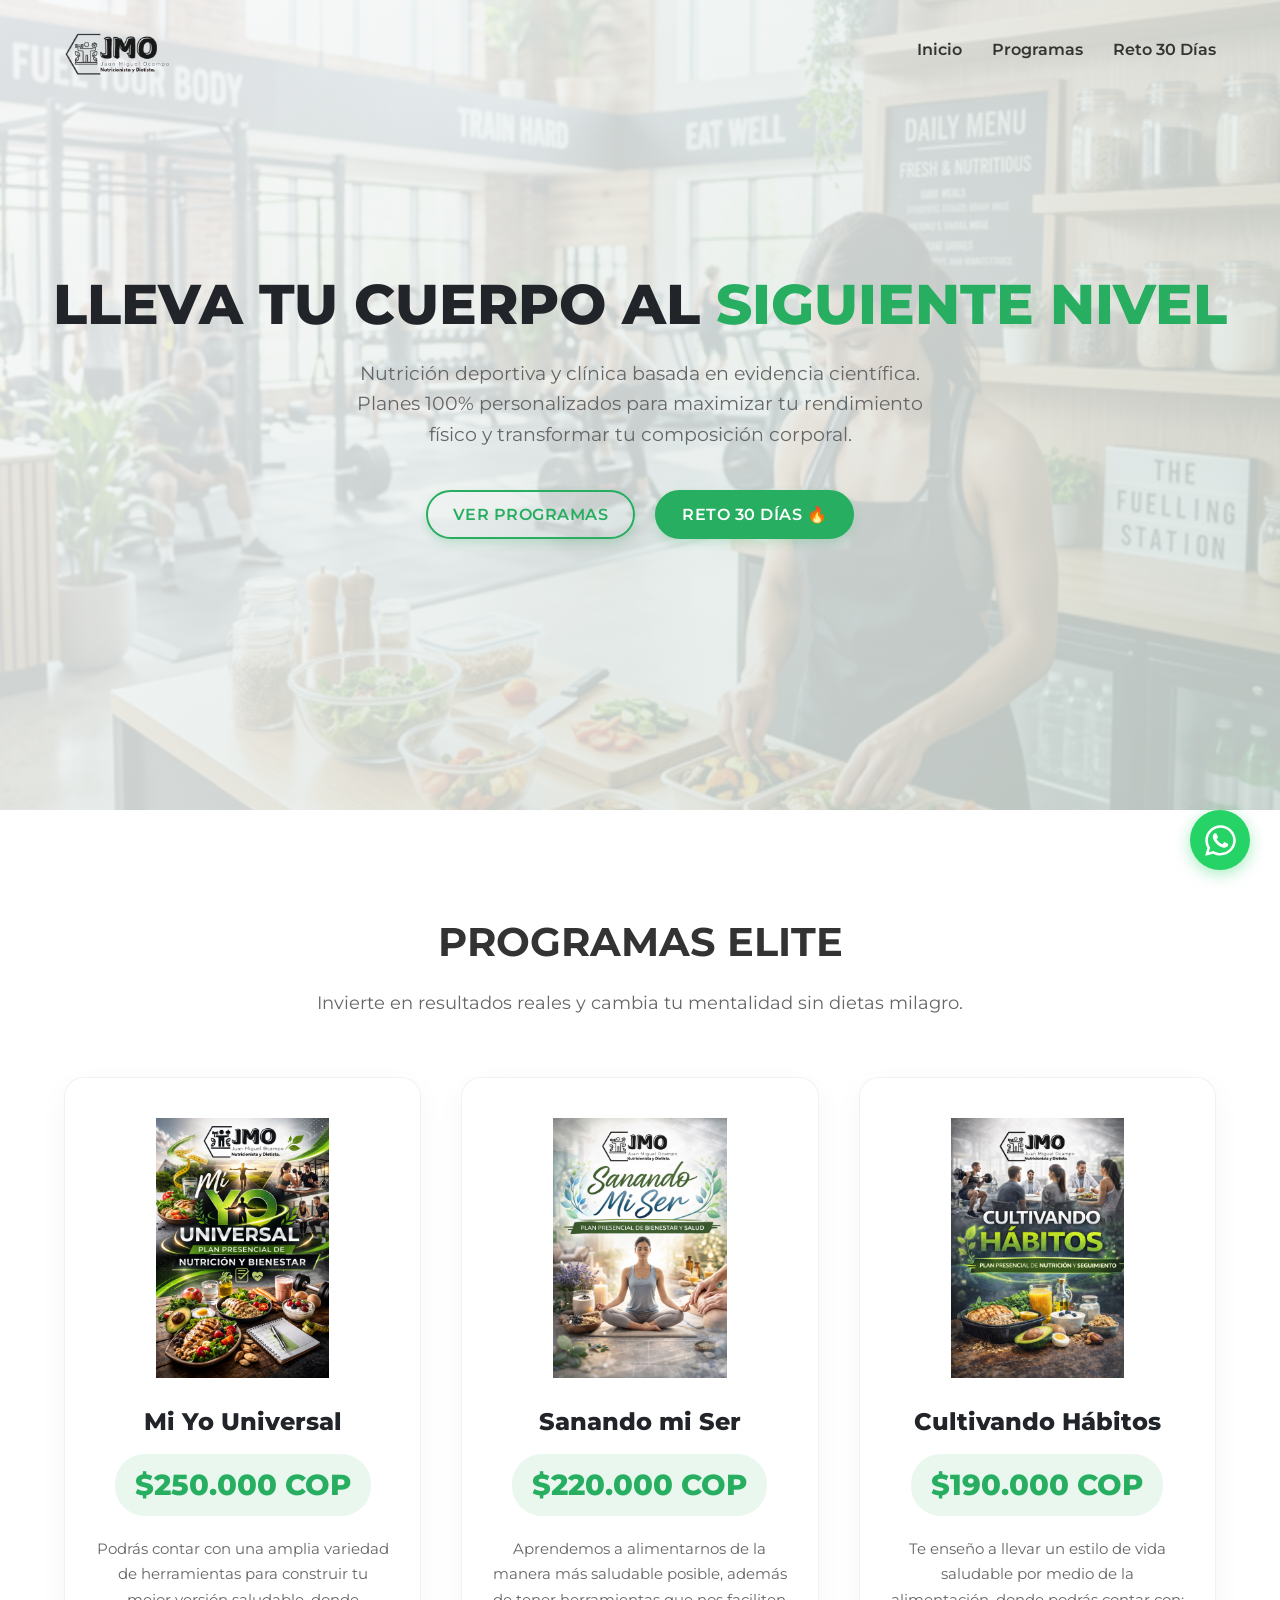
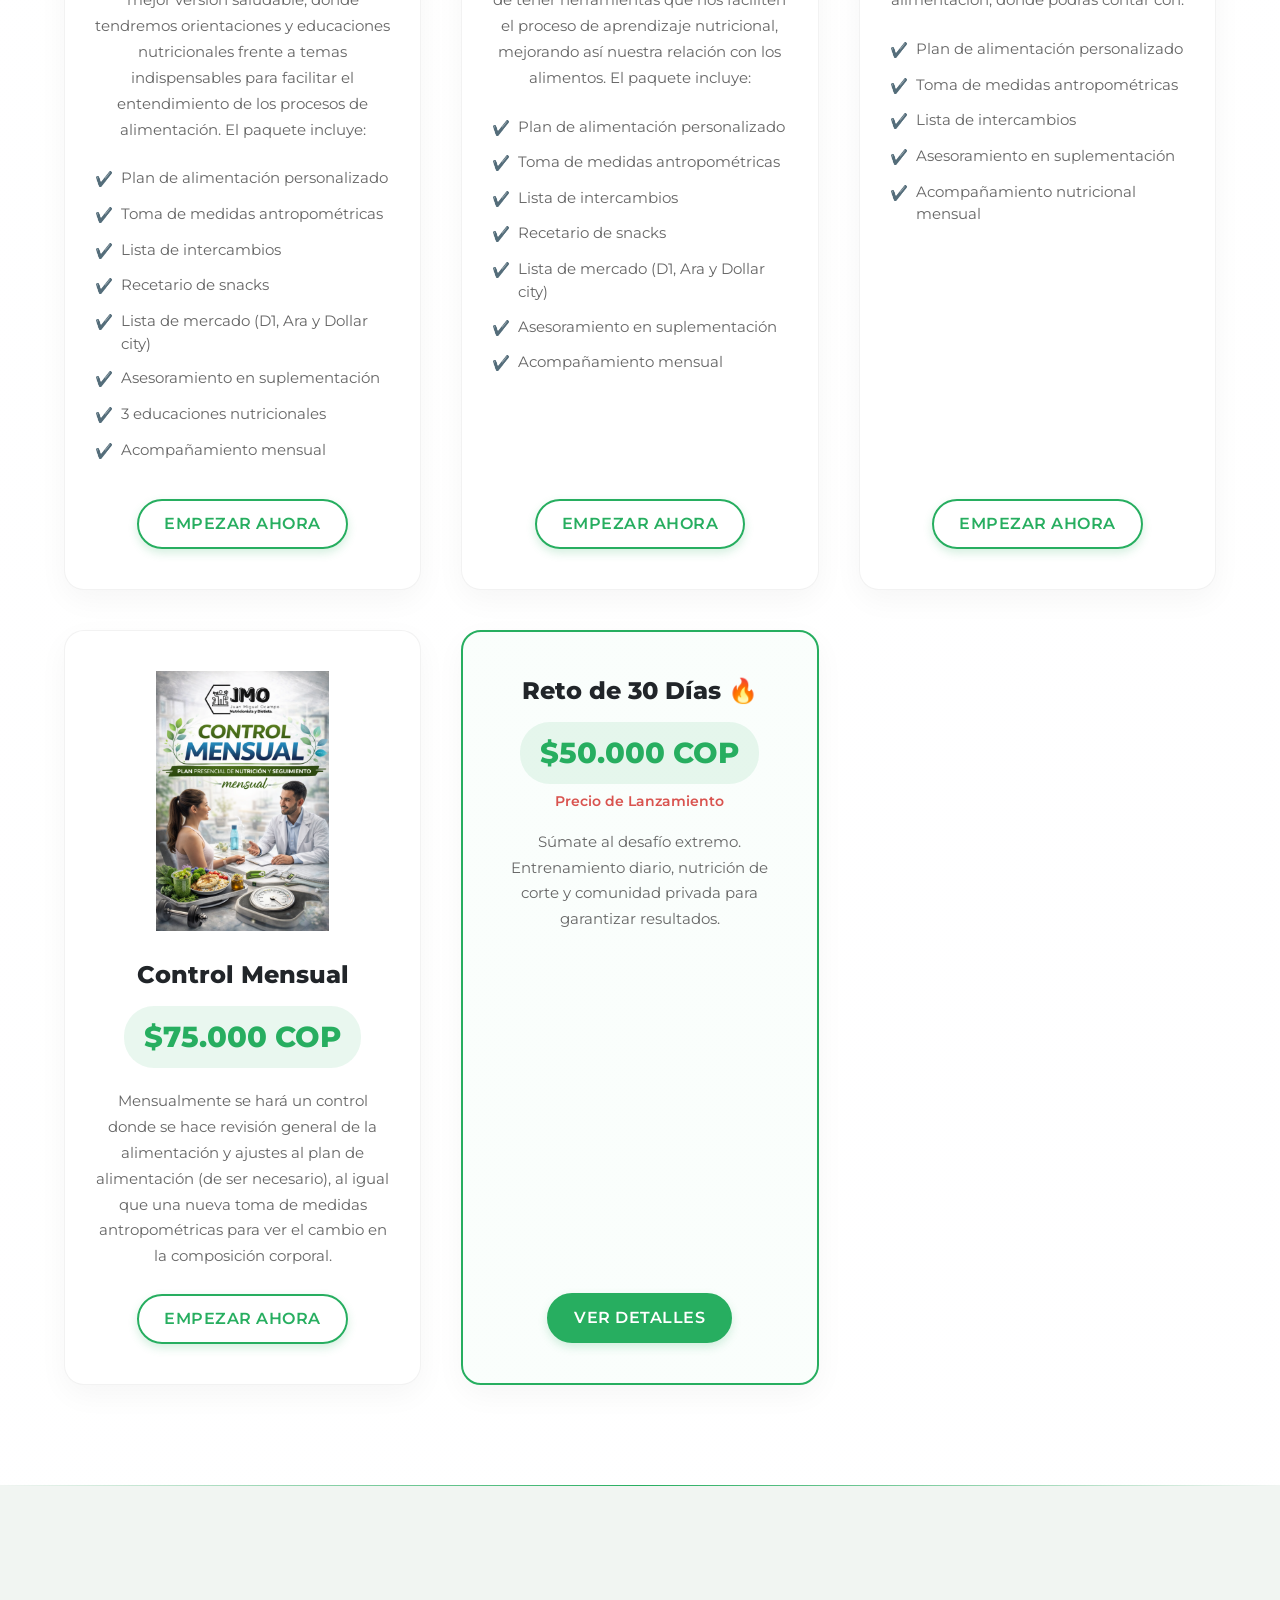
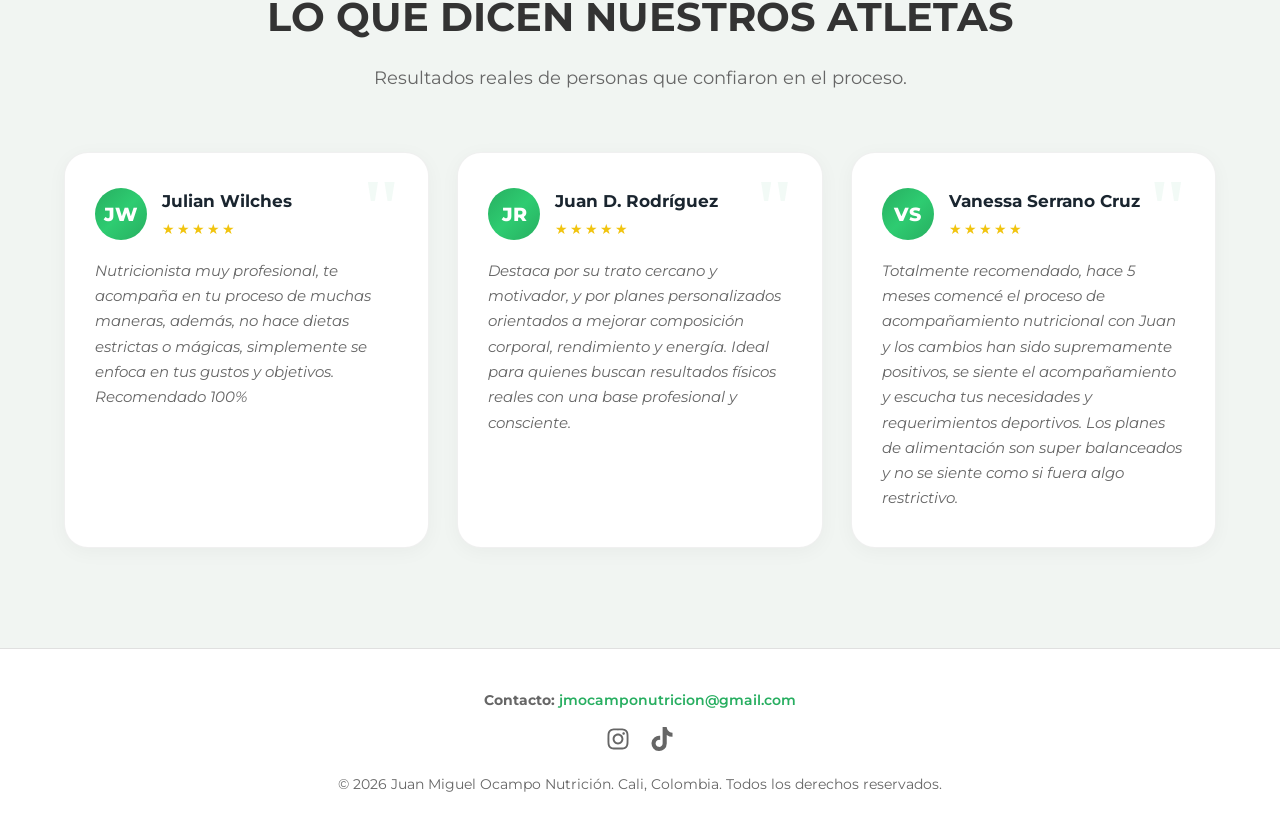
<file: index.html>
<!DOCTYPE html>
<html lang="es">

<head>
    <meta charset="UTF-8">
    <meta name="viewport" content="width=device-width, initial-scale=1.0">
    <title>Juan Miguel Ocampo | Nutricionista Deportivo y Clínico</title>
    <meta name="description"
        content="Juan Miguel Ocampo, Nutricionista Deportivo y Clínico. Transformación corporal, planes nutricionales personalizados, y asesoramiento en suplementación.">
    <meta name="keywords"
        content="Juan Miguel Ocampo, nutricionista deportivo, nutrición clínica, planes nutricionales, pérdida de peso, rendimiento deportivo, Cali, Colombia">
    <meta name="author" content="Juan Miguel Ocampo">
    <link rel="icon" type="image/png" href="logo_jmo-sin_fondo.png">
    <link rel="preconnect" href="https://fonts.googleapis.com">
    <link rel="preconnect" href="https://fonts.gstatic.com" crossorigin>
    <link href="https://fonts.googleapis.com/css2?family=Montserrat:wght@400;600;800&display=swap" rel="stylesheet">
    <style>
        :root {
            --primary: #27ae60;
            --primary-hover: #219653;
            --dark-bg: #f8f9fa;
            --darker-bg: #ffffff;
            --text-main: #333333;
            --text-muted: #666666;
            --accent: rgba(39, 174, 96, 0.1);
            --border-color: #e0e0e0;
            /* Testimonials specific variables */
            --primary-light: rgba(39, 174, 96, 0.08);
            --text-bright: #1a252f;
            --accent-gold: #f1c40f;
            --gradient-primary: linear-gradient(135deg, #27ae60, #2ecc71, #27ae60);
            --section-alt: #f1f5f2;
            --card-bg: #ffffff;
            --card-border: rgba(0, 0, 0, 0.06);
        }

        * {
            margin: 0;
            padding: 0;
            box-sizing: border-box;
            font-family: 'Montserrat', sans-serif;
        }

        html,
        body {
            overflow-x: hidden;
            width: 100%;
        }

        body {
            background-color: var(--dark-bg);
            color: var(--text-main);
            line-height: 1.6;
        }

        a {
            text-decoration: none;
            color: inherit;
        }

        /* Nav */
        nav {
            display: flex;
            justify-content: space-between;
            align-items: center;
            padding: 10px 5%;
            background-color: transparent;
            position: fixed;
            width: 100%;
            top: 0;
            z-index: 1000;
            border-bottom: 1px solid transparent;
            transition: all 0.3s ease;
        }

        nav.scrolled {
            background-color: rgba(255, 255, 255, 0.95);
            backdrop-filter: blur(10px);
            border-bottom: 1px solid var(--border-color);
            box-shadow: 0 4px 20px rgba(0, 0, 0, 0.05);
            padding: 5px 5%;
        }

        .logo {
            display: flex;
            align-items: center;
        }

        .logo img {
            height: 80px;
            width: auto;
            max-width: 300px;
            object-fit: contain;
        }

        .nav-links {
            display: flex;
            gap: 30px;
            list-style: none;
        }

        .nav-links li a {
            font-weight: 600;
            transition: color 0.3s;
        }

        .nav-links li a:hover {
            color: var(--primary);
        }

        .btn {
            background: var(--primary);
            color: #ffffff;
            padding: 10px 25px;
            border-radius: 30px;
            font-weight: 600;
            text-transform: uppercase;
            letter-spacing: 0.5px;
            transition: all 0.3s;
            display: inline-block;
            box-shadow: 0 4px 10px rgba(39, 174, 96, 0.2);
            border: 2px solid var(--primary);
        }

        .btn:hover {
            transform: translateY(-2px);
            background: var(--primary-hover);
            border-color: var(--primary-hover);
            box-shadow: 0 6px 15px rgba(39, 174, 96, 0.3);
        }

        .btn-outline {
            background: transparent;
            color: var(--primary);
        }

        .btn-outline:hover {
            background: var(--primary);
            color: #ffffff;
        }

        /* Hero */
        .hero {
            height: 90vh;
            display: flex;
            align-items: center;
            justify-content: center;
            text-align: center;
            padding: 0 20px;
            position: relative;
            overflow: hidden;
        }

        .hero-video {
            position: absolute;
            top: 50%;
            left: 50%;
            min-width: 100%;
            min-height: 100%;
            width: auto;
            height: auto;
            transform: translate(-50%, -50%);
            object-fit: cover;
            z-index: 0;
        }

        .hero-overlay {
            position: absolute;
            inset: 0;
            background: linear-gradient(135deg, rgba(248, 249, 250, 0.88) 0%, rgba(220, 230, 225, 0.85) 100%);
            z-index: 1;
        }

        .hero h1 {
            font-size: 3.5rem;
            line-height: 1.2;
            margin-bottom: 20px;
            font-weight: 800;
            color: #212529;
            text-transform: uppercase;
        }

        .hero h1 span {
            color: var(--primary);
        }

        .hero p {
            font-size: 1.2rem;
            color: var(--text-muted);
            margin-bottom: 40px;
            max-width: 600px;
            margin-left: auto;
            margin-right: auto;
        }

        .hero-btn-group {
            display: flex;
            gap: 20px;
            justify-content: center;
        }

        /* Services Grid */
        .services-section {
            padding: 100px 5%;
            background: linear-gradient(to bottom, rgba(255, 255, 255, 0.98) 0%, rgba(255, 255, 255, 0.98) 100%);
            text-align: center;
        }

        .section-title {
            font-size: 2.5rem;
            margin-bottom: 15px;
            text-transform: uppercase;
        }

        .section-subtitle {
            color: var(--text-muted);
            margin-bottom: 60px;
            font-size: 1.1rem;
        }

        .services-grid {
            display: grid;
            grid-template-columns: repeat(auto-fit, minmax(300px, 1fr));
            gap: 40px;
            max-width: 1200px;
            margin: 0 auto;
        }

        .card {
            background: #ffffff;
            border: 1px solid rgba(0, 0, 0, 0.05);
            padding: 40px 30px;
            border-radius: 20px;
            transition: all 0.4s cubic-bezier(0.165, 0.84, 0.44, 1);
            text-align: center;
            box-shadow: 0 10px 30px rgba(0, 0, 0, 0.04);
            position: relative;
            overflow: hidden;
            display: flex;
            flex-direction: column;
            align-items: center;
        }

        .card::before {
            content: '';
            position: absolute;
            top: 0;
            left: 0;
            width: 100%;
            height: 5px;
            background: linear-gradient(90deg, var(--primary), #2ecc71);
            opacity: 0;
            transition: opacity 0.4s ease;
        }

        .card:hover {
            transform: translateY(-10px);
            box-shadow: 0 20px 40px rgba(39, 174, 96, 0.12);
            border-color: transparent;
        }

        .card:hover::before {
            opacity: 1;
        }

        .card h3 {
            font-size: 1.5rem;
            font-weight: 800;
            color: #212529;
            margin-bottom: 12px;
        }

        .card p {
            color: var(--text-muted);
            font-size: 0.95rem;
            line-height: 1.7;
            margin-bottom: 25px;
        }

        .program-img {
            width: 100%;
            height: 260px;
            object-fit: contain;
            margin-bottom: 25px;
            transition: transform 0.5s ease;
        }

        .card:hover .program-img {
            transform: scale(1.05);
        }

        .price {
            font-size: 1.8rem;
            font-weight: 800;
            margin-bottom: 20px;
            color: var(--primary);
            background: rgba(39, 174, 96, 0.1);
            padding: 8px 20px;
            border-radius: 30px;
            display: inline-block;
        }

        .card ul {
            list-style: none;
            padding: 0;
            text-align: left;
            margin-bottom: 25px;
            width: 100%;
        }

        .card ul li {
            color: var(--text-muted);
            font-size: 0.95rem;
            line-height: 1.5;
            margin-bottom: 12px;
            display: flex;
            align-items: flex-start;
            text-align: left;
        }

        .card ul li::before {
            content: '✔️';
            margin-right: 8px;
            font-size: 0.9rem;
            flex-shrink: 0;
            margin-top: 2px;
        }

        .card .btn,
        .card .btn-outline {
            margin-top: auto;
        }

        .whatsapp-float {
            position: fixed;
            width: 60px;
            height: 60px;
            bottom: 30px;
            right: 30px;
            background-color: #25d366;
            color: #FFF;
            border-radius: 50px;
            display: flex;
            align-items: center;
            justify-content: center;
            box-shadow: 0 4px 15px rgba(37, 211, 102, 0.4);
            z-index: 1000;
            transition: all 0.3s ease;
        }

        .whatsapp-float:hover {
            transform: scale(1.1) translateY(-5px);
            box-shadow: 0 8px 25px rgba(37, 211, 102, 0.6);
            color: #FFF;
        }

        .whatsapp-icon {
            width: 35px;
            height: 35px;
            fill: currentColor;
        }

        /* Footer */
        footer {
            padding: 40px 5%;
            text-align: center;
            border-top: 1px solid var(--border-color);
            background: #ffffff;
            color: var(--text-muted);
            font-size: 0.9rem;
        }

        .social-links {
            margin-top: 15px;
            display: flex;
            justify-content: center;
            gap: 20px;
        }

        .social-links a {
            color: var(--text-muted);
            transition: color 0.3s, transform 0.3s;
        }

        .social-links a:hover {
            color: var(--primary);
            transform: translateY(-2px);
        }

        .footer-info {
            margin-bottom: 5px;
        }

        .footer-info a {
            font-weight: 600;
            color: var(--primary);
            transition: color 0.3s;
        }

        .footer-info a:hover {
            color: var(--primary-hover);
        }

        @media (max-width: 768px) {
            nav {
                padding: 10px 15px;
            }

            .logo img {
                height: 60px;
            }

            .hero {
                height: 100svh;
                min-height: -webkit-fill-available;
            }

            .hero-video {
                width: 100%;
                height: 100%;
                min-width: unset;
                min-height: unset;
                object-fit: cover;
            }

            .hero h1 {
                font-size: 2.3rem;
            }

            .hero p {
                font-size: 1rem;
            }

            .nav-links {
                display: none;
            }

            .hero-btn-group {
                flex-direction: column;
                gap: 15px;
            }

            .services-section {
                padding: 60px 20px;
            }

            .services-grid {
                grid-template-columns: 1fr;
            }

            .card {
                padding: 30px 20px;
            }

            .price {
                font-size: 1.5rem;
            }
        }

        /* Animation Classes */
        .fade-in {
            opacity: 0;
            transition: opacity 0.8s ease-out, transform 0.8s ease-out;
        }

        .slide-up {
            opacity: 0;
            transform: translateY(30px);
            transition: opacity 0.8s ease-out, transform 0.8s ease-out;
        }

        .fade-in.visible,
        .slide-up.visible,
        .slide-left.visible {
            opacity: 1;
            transform: translateY(0);
        }

        /* Testimonials Section */
        .testimonials-section {
            padding: 100px 5%;
            background: var(--section-alt);
            position: relative;
            text-align: center;
        }

        .testimonials-section::before {
            content: '';
            position: absolute;
            top: 0;
            left: 0;
            right: 0;
            height: 1px;
            background: linear-gradient(90deg, transparent, var(--primary), transparent);
        }

        .testimonials-grid {
            display: grid;
            grid-template-columns: repeat(auto-fit, minmax(300px, 1fr));
            gap: 28px;
            max-width: 1200px;
            margin: 0 auto;
        }

        .testimonial-card {
            background: var(--card-bg);
            border: 1px solid var(--card-border);
            border-radius: 24px;
            padding: 35px 30px;
            text-align: left;
            transition: all 0.4s cubic-bezier(0.4, 0, 0.2, 1);
            position: relative;
            box-shadow: 0 4px 20px rgba(0, 0, 0, 0.04);
        }

        .testimonial-card::before {
            content: '"';
            position: absolute;
            top: 15px;
            right: 25px;
            font-size: 5rem;
            font-weight: 900;
            color: rgba(39, 174, 96, 0.06);
            line-height: 1;
            font-family: Georgia, serif;
        }

        .testimonial-card:hover {
            transform: translateY(-6px);
            border-color: rgba(39, 174, 96, 0.2);
            box-shadow: 0 15px 40px rgba(39, 174, 96, 0.08);
        }

        .testimonial-header {
            display: flex;
            align-items: center;
            gap: 15px;
            margin-bottom: 18px;
        }

        .testimonial-avatar {
            width: 52px;
            height: 52px;
            border-radius: 50%;
            background: var(--gradient-primary);
            display: flex;
            align-items: center;
            justify-content: center;
            font-size: 1.2rem;
            font-weight: 800;
            color: white;
            flex-shrink: 0;
        }

        .testimonial-info h4 {
            color: var(--text-bright);
            font-size: 1.05rem;
            font-weight: 700;
            margin-bottom: 0;
        }

        .testimonial-stars {
            color: var(--accent-gold);
            font-size: 0.9rem;
            letter-spacing: 2px;
            margin-top: 3px;
        }

        .testimonial-text {
            color: var(--text-muted);
            font-size: 0.93rem;
            line-height: 1.7;
            font-style: italic;
        }

        .slide-left {
            opacity: 0;
            transform: translateX(-30px);
            transition: opacity 0.8s ease-out, transform 0.8s ease-out;
        }
    </style>
</head>

<body>

    <nav>
        <a href="#" class="logo">
            <img src="logo_jmo-sin_fondo.png" alt="JMO Nutrición">
        </a>
        <ul class="nav-links">
            <li><a href="#inicio">Inicio</a></li>
            <li><a href="#programas">Programas</a></li>
            <li><a href="reto-30-dias.html">Reto 30 Días</a></li>
        </ul>
    </nav>

    <header class="hero" id="inicio">
        <video class="hero-video" autoplay muted loop playsinline poster="img/hero_gym.png">
            <source src="img/VIDEO_HERO_JMO.mp4" type="video/mp4">
        </video>
        <div class="hero-overlay"></div>
        <div class="hero-content" style="position: relative; z-index: 2;">
            <h1 class="slide-up">Lleva tu cuerpo al <span>siguiente nivel</span></h1>
            <p class="fade-in" style="transition-delay: 0.2s;">Nutrición deportiva y clínica basada en evidencia
                científica. Planes 100% personalizados para maximizar
                tu rendimiento físico y transformar tu composición corporal.</p>
            <div class="hero-btn-group slide-up" style="transition-delay: 0.4s;">
                <a href="#programas" class="btn btn-outline">Ver Programas</a>
                <a href="reto-30-dias.html" class="btn">Reto 30 Días 🔥</a>
            </div>
        </div>
    </header>

    <section class="services-section" id="programas">
        <h2 class="section-title fade-in">Programas Elite</h2>
        <p class="section-subtitle fade-in">Invierte en resultados reales y cambia tu mentalidad sin dietas milagro.</p>

        <div class="services-grid">
            <div class="card slide-up">
                <img src="img/mi yo universal.png" alt="Plan Mi Yo Universal" class="program-img">
                <h3>Mi Yo Universal</h3>
                <span class="price">$250.000 COP</span>
                <p>Podrás contar con una amplia variedad de herramientas para construir tu mejor versión saludable,
                    donde tendremos orientaciones y educaciones nutricionales frente a temas indispensables para
                    facilitar el entendimiento de los procesos de alimentación. El paquete incluye:</p>
                <ul>
                    <li>Plan de alimentación personalizado</li>
                    <li>Toma de medidas antropométricas</li>
                    <li>Lista de intercambios</li>
                    <li>Recetario de snacks</li>
                    <li>Lista de mercado (D1, Ara y Dollar city)</li>
                    <li>Asesoramiento en suplementación</li>
                    <li>3 educaciones nutricionales</li>
                    <li>Acompañamiento mensual</li>
                </ul>
                <a href="https://wa.me/573128251604?text=Me%20interesa%20el%20plan%20MI%20YO%20UNIVERSAL"
                    class="btn btn-outline" target="_blank">Empezar Ahora</a>
            </div>

            <div class="card slide-up" style="transition-delay: 0.1s;">
                <img src="img/sanando mi ser.png" alt="Plan Sanando Mi Ser" class="program-img">
                <h3>Sanando mi Ser</h3>
                <span class="price">$220.000 COP</span>
                <p>Aprendemos a alimentarnos de la manera más saludable posible, además de tener herramientas que nos
                    faciliten el proceso de aprendizaje nutricional, mejorando así nuestra relación con los alimentos.
                    El paquete incluye:</p>
                <ul>
                    <li>Plan de alimentación personalizado</li>
                    <li>Toma de medidas antropométricas</li>
                    <li>Lista de intercambios</li>
                    <li>Recetario de snacks</li>
                    <li>Lista de mercado (D1, Ara y Dollar city)</li>
                    <li>Asesoramiento en suplementación</li>
                    <li>Acompañamiento mensual</li>
                </ul>
                <a href="https://wa.me/573128251604?text=Me%20interesa%20el%20plan%20SANANDO%20MI%20SER"
                    class="btn btn-outline" target="_blank">Empezar Ahora</a>
            </div>

            <div class="card slide-up" style="transition-delay: 0.2s;">
                <img src="img/cultivando habitos.png" alt="Plan Cultivando Hábitos" class="program-img">
                <h3>Cultivando Hábitos</h3>
                <span class="price">$190.000 COP</span>
                <p>Te enseño a llevar un estilo de vida saludable por medio de la alimentación, donde podrás contar con:
                </p>
                <ul>
                    <li>Plan de alimentación personalizado</li>
                    <li>Toma de medidas antropométricas</li>
                    <li>Lista de intercambios</li>
                    <li>Asesoramiento en suplementación</li>
                    <li>Acompañamiento nutricional mensual</li>
                </ul>
                <a href="https://wa.me/573128251604?text=Me%20interesa%20el%20plan%20CULTIVANDO%20HABITOS"
                    class="btn btn-outline" target="_blank">Empezar Ahora</a>
            </div>

            <div class="card slide-up" style="transition-delay: 0.3s;">
                <img src="img/control mensual.png" alt="Control Mensual" class="program-img">
                <h3>Control Mensual</h3>
                <span class="price">$75.000 COP</span>
                <p>Mensualmente se hará un control donde se hace revisión general de la alimentación y ajustes al plan
                    de alimentación (de ser necesario), al igual que una nueva toma de medidas antropométricas para ver
                    el cambio en la composición corporal.</p>
                <a href="https://wa.me/573128251604?text=Me%20interesa%20el%20CONTROL%20MENSUAL" class="btn btn-outline"
                    target="_blank">Empezar Ahora</a>
            </div>

            <div class="card slide-up"
                style="border: 2px solid var(--primary); background: rgba(39, 174, 96, 0.02); transition-delay: 0.3s;">
                <h3>Reto de 30 Días 🔥</h3>
                <span class="price" style="color: var(--primary); margin-bottom: 5px;">$50.000 COP</span>
                <p style="font-size: 0.9rem; margin-bottom: 15px; color: #d9534f; font-weight: 600;">Precio de
                    Lanzamiento</p>
                <p>Súmate al desafío extremo. Entrenamiento diario, nutrición de corte y comunidad privada para
                    garantizar resultados.</p>
                <a href="reto-30-dias.html" class="btn">Ver Detalles</a>
            </div>
        </div>
    </section>

    <!-- ==================== TESTIMONIALS ==================== -->
    <section class="testimonials-section">
        <h2 class="section-title slide-up">Lo que dicen nuestros <span>Atletas</span></h2>
        <p class="section-subtitle fade-in">Resultados reales de personas que confiaron en el proceso.</p>

        <div class="testimonials-grid">
            <div class="testimonial-card slide-up" style="transition-delay: 0.1s;">
                <div class="testimonial-header">
                    <div class="testimonial-avatar">JW</div>
                    <div class="testimonial-info">
                        <h4>Julian Wilches</h4>
                        <div class="testimonial-stars">★★★★★</div>
                    </div>
                </div>
                <p class="testimonial-text">Nutricionista muy profesional, te acompaña en tu proceso de muchas maneras,
                    además, no hace dietas estrictas o mágicas, simplemente se enfoca en tus gustos y objetivos.
                    Recomendado 100%</p>
            </div>

            <div class="testimonial-card slide-up" style="transition-delay: 0.2s;">
                <div class="testimonial-header">
                    <div class="testimonial-avatar">JR</div>
                    <div class="testimonial-info">
                        <h4>Juan D. Rodríguez</h4>
                        <div class="testimonial-stars">★★★★★</div>
                    </div>
                </div>
                <p class="testimonial-text">Destaca por su trato cercano y motivador, y por planes personalizados
                    orientados a mejorar composición corporal, rendimiento y energía. Ideal para quienes buscan
                    resultados físicos reales con una base profesional y consciente.</p>
            </div>

            <div class="testimonial-card slide-up" style="transition-delay: 0.3s;">
                <div class="testimonial-header">
                    <div class="testimonial-avatar">VS</div>
                    <div class="testimonial-info">
                        <h4>Vanessa Serrano Cruz</h4>
                        <div class="testimonial-stars">★★★★★</div>
                    </div>
                </div>
                <p class="testimonial-text">Totalmente recomendado, hace 5 meses comencé el proceso de acompañamiento
                    nutricional con Juan y los cambios han sido supremamente positivos, se siente el acompañamiento y
                    escucha tus necesidades y requerimientos deportivos. Los planes de alimentación son super
                    balanceados y no se siente como si fuera algo restrictivo.</p>
            </div>
        </div>
    </section>

    <footer>
        <div class="footer-info">
            <p><strong>Contacto:</strong> <a href="mailto:jmocamponutricion@gmail.com">jmocamponutricion@gmail.com</a>
            </p>
        </div>
        <div class="social-links">
            <a href="https://www.instagram.com/jmo_nutricion/" target="_blank" aria-label="Instagram">
                <svg viewBox="0 0 448 512" width="24" height="24" fill="currentColor">
                    <path
                        d="M224.1 141c-63.6 0-114.9 51.3-114.9 114.9s51.3 114.9 114.9 114.9S339 319.5 339 255.9 287.7 141 224.1 141zm0 189.6c-41.1 0-74.7-33.5-74.7-74.7s33.5-74.7 74.7-74.7 74.7 33.5 74.7 74.7-33.6 74.7-74.7 74.7zm146.4-194.3c0 14.9-12 26.8-26.8 26.8-14.9 0-26.8-12-26.8-26.8s12-26.8 26.8-26.8 26.8 12 26.8 26.8zm76.1 27.2c-1.7-35.9-9.9-67.7-36.2-93.9-26.2-26.2-58-34.4-93.9-36.2-37-2.1-147.9-2.1-184.9 0-35.8 1.7-67.6 9.9-93.9 36.1s-34.4 58-36.2 93.9c-2.1 37-2.1 147.9 0 184.9 1.7 35.9 9.9 67.7 36.2 93.9s58 34.4 93.9 36.2c37 2.1 147.9 2.1 184.9 0 35.9-1.7 67.7-9.9 93.9-36.2 26.2-26.2 34.4-58 36.2-93.9 2.1-37 2.1-147.8 0-184.8zM398.8 388c-7.8 19.6-22.9 34.7-42.6 42.6-29.5 11.7-99.5 9-132.1 9s-102.7 2.6-132.1-9c-19.6-7.8-34.7-22.9-42.6-42.6-11.7-29.5-9-99.5-9-132.1s-2.6-102.7 9-132.1c7.8-19.6 22.9-34.7 42.6-42.6 29.5-11.7 99.5-9 132.1-9s102.7-2.6 132.1 9c19.6 7.8 34.7 22.9 42.6 42.6 11.7 29.5 9 99.5 9 132.1s2.7 102.7-9 132.1z" />
                </svg>
            </a>
            <a href="https://www.tiktok.com/@_ocampo226" target="_blank" aria-label="TikTok">
                <svg viewBox="0 0 448 512" width="24" height="24" fill="currentColor">
                    <path
                        d="M448,209.91a210.06,210.06,0,0,1-122.77-39.25V349.38A162.55,162.55,0,1,1,185,188.31V278.2a74.62,74.62,0,1,0,52.23,71.18V0l88,0a121.18,121.18,0,0,0,1.86,22.17h0A122.18,122.18,0,0,0,381,102.39a121.43,121.43,0,0,0,67,20.14Z" />
                </svg>
            </a>
        </div>
        <p style="margin-top: 15px;">&copy; 2026 Juan Miguel Ocampo Nutrición. Cali, Colombia. Todos los derechos
            reservados.</p>
    </footer>

    <script>
        // Navbar scroll effect
        window.addEventListener('scroll', () => {
            const nav = document.querySelector('nav');
            if (window.scrollY > 50) {
                nav.classList.add('scrolled');
            } else {
                nav.classList.remove('scrolled');
            }
        });

        // Intersection Observer for animations
        const observerOptions = {
            root: null,
            rootMargin: '0px',
            threshold: 0.15
        };

        const observer = new IntersectionObserver((entries, observer) => {
            entries.forEach(entry => {
                if (entry.isIntersecting) {
                    entry.target.classList.add('visible');
                    observer.unobserve(entry.target); // Optional: animate only once
                }
            });
        }, observerOptions);

        document.querySelectorAll('.fade-in, .slide-up, .slide-left').forEach(element => {
            observer.observe(element);
        });

        // Trigger animations for elements already in view on load
        setTimeout(() => {
            document.querySelectorAll('.hero-content .fade-in, .hero-content .slide-up').forEach(el => {
                el.classList.add('visible');
            });
        }, 100);
    </script>

    <!-- Botón flotante de WhatsApp -->
    <a href="https://wa.me/573128251604?text=Hola,%20vengo%20de%20la%20p%C3%A1gina%20web%20y%20me%20gustar%C3%ADa%20agendar%20una%20cita%20o%20conocer%20m%C3%A1s%20sobre%20los%20planes."
        class="whatsapp-float" target="_blank" aria-label="Hablar por WhatsApp">
        <svg class="whatsapp-icon" xmlns="http://www.w3.org/2000/svg" viewBox="0 0 448 512">
            <!--!Font Awesome Free 6.5.1 by @fontawesome - https://fontawesome.com License - https://fontawesome.com/license/free Copyright 2024 Fonticons, Inc.-->
            <path
                d="M380.9 97.1C339 55.1 283.2 32 223.9 32c-122.4 0-222 99.6-222 222 0 39.1 10.2 77.3 29.6 111L0 480l117.7-30.9c32.4 17.7 68.9 27 106.1 27h.1c122.3 0 224.1-99.6 224.1-222 0-59.3-25.2-115-67.1-157zm-157 341.6c-33.2 0-65.7-8.9-94-25.7l-6.7-4-69.8 18.3L72 359.2l-4.4-7c-18.5-29.4-28.2-63.3-28.2-98.2 0-101.7 82.8-184.5 184.6-184.5 49.3 0 95.6 19.2 130.4 54.1 34.8 34.9 56.2 81.2 56.1 130.5 0 101.8-84.9 184.6-186.6 184.6zm101.2-138.2c-5.5-2.8-32.8-16.2-37.9-18-5.1-1.9-8.8-2.8-12.5 2.8-3.7 5.6-14.3 18-17.6 21.8-3.2 3.7-6.5 4.2-12 1.4-32.6-16.3-54-29.1-75.5-66-5.7-9.8 5.7-9.1 16.3-30.3 1.8-3.7 .9-6.9-.5-9.7-1.4-2.8-12.5-30.1-17.1-41.2-4.5-10.8-9.1-9.3-12.5-9.5-3.2-.2-6.9-.2-10.6-.2-3.7 0-9.7 1.4-14.8 6.9-5.1 5.6-19.4 19-19.4 46.3 0 27.3 19.9 53.7 22.6 57.4 2.8 3.7 39.1 59.7 94.8 83.8 35.2 15.2 49 16.5 66.6 13.9 10.7-1.6 32.8-13.4 37.4-26.4 4.6-13 4.6-24.1 3.2-26.4-1.3-2.5-5-3.9-10.5-6.6z" />
        </svg>
    </a>
</body>

</html>
</file>
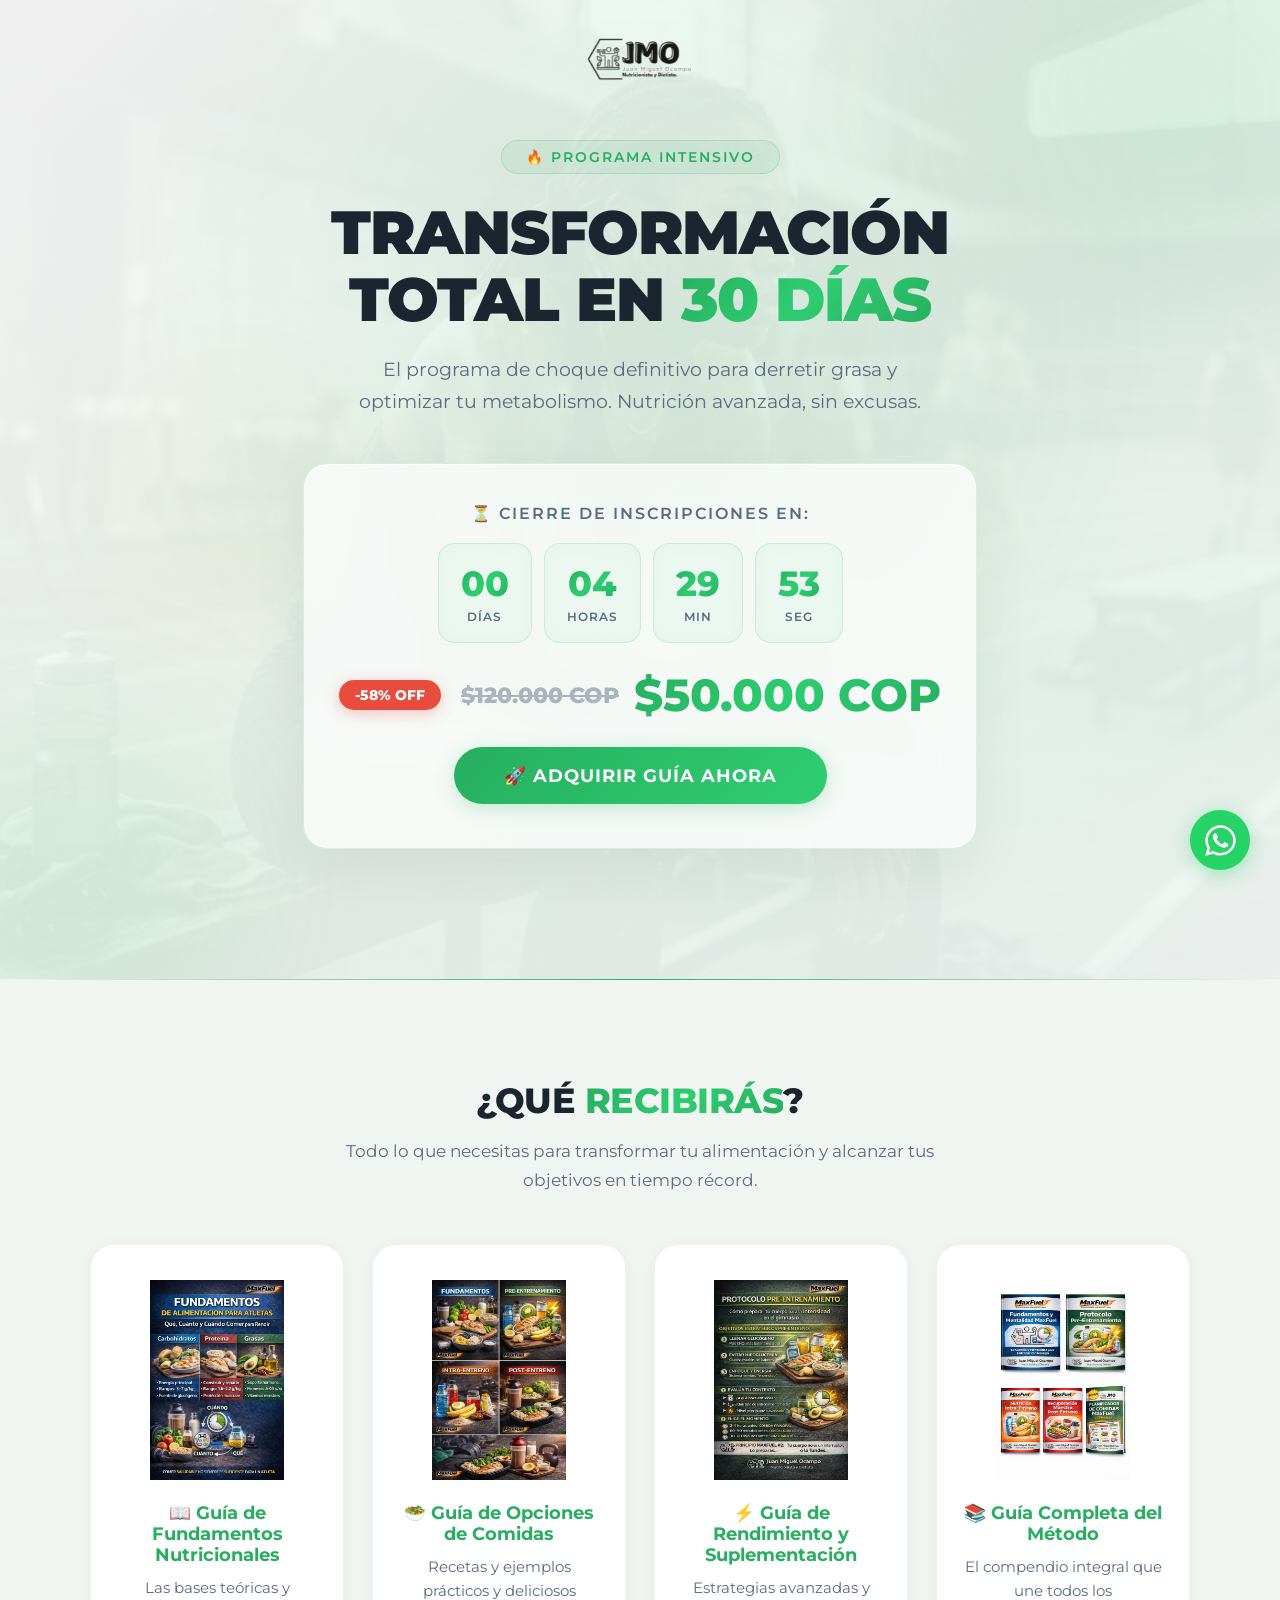
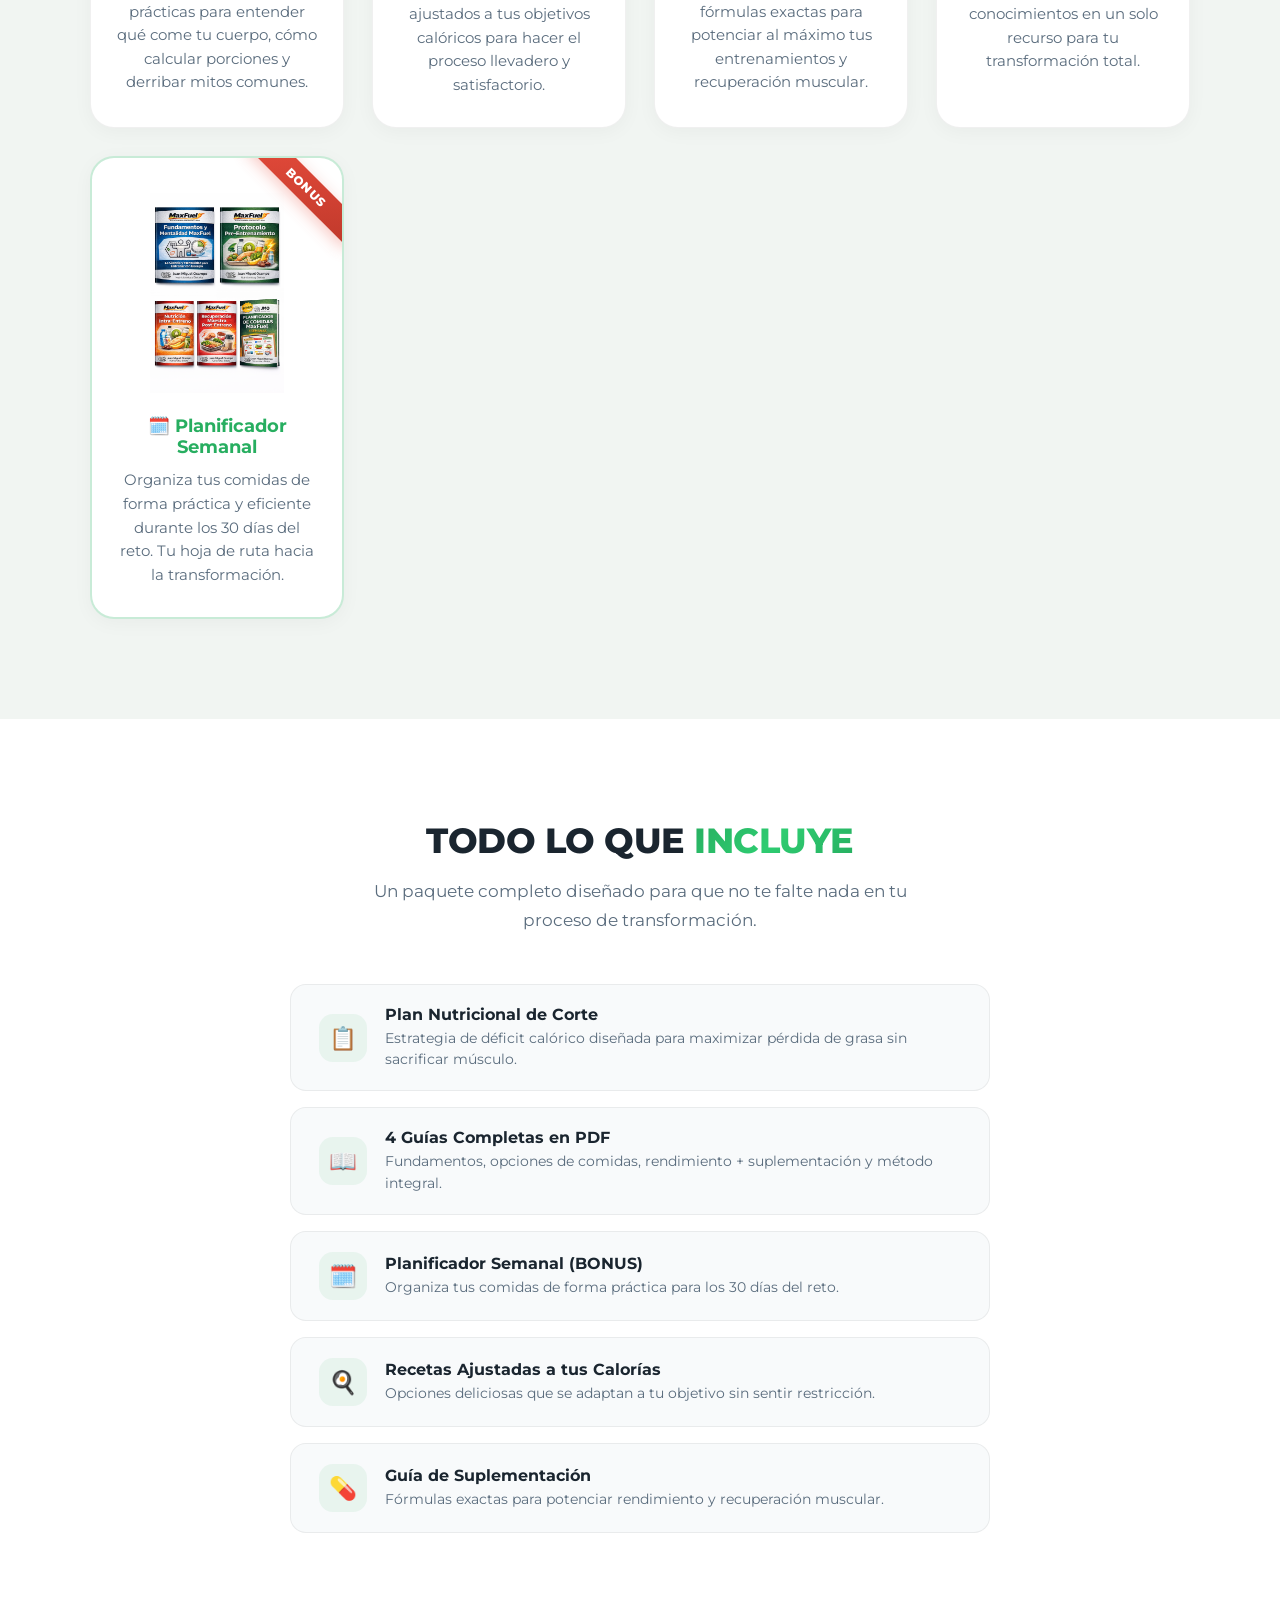
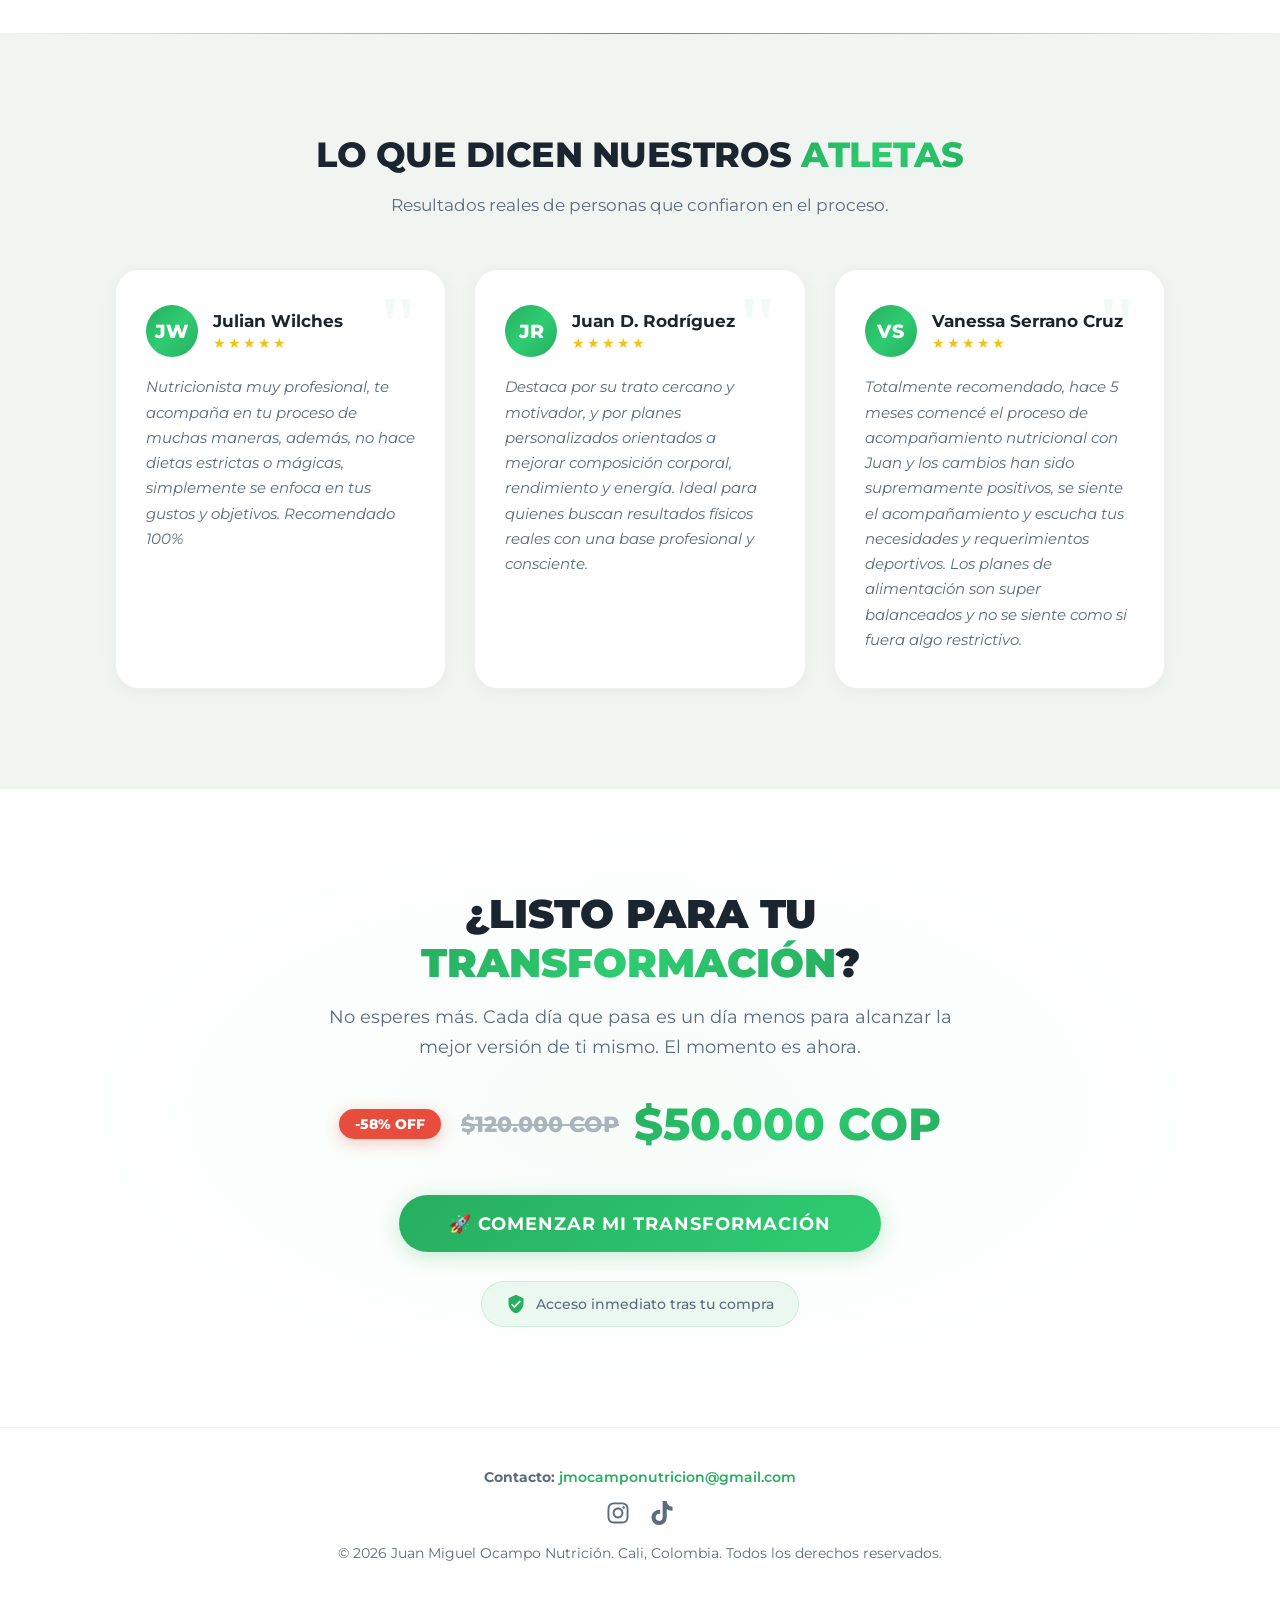
<file: reto-30-dias.html>
<!DOCTYPE html>
<html lang="es">

<head>
    <meta charset="UTF-8">
    <meta name="viewport" content="width=device-width, initial-scale=1.0">
    <title>Reto 30 Días - Juan Miguel Ocampo Nutrición</title>
    <meta name="description"
        content="Únete al Reto de 30 Días con Juan Miguel Ocampo, Nutricionista Deportivo. Transforma tu cuerpo con un plan nutricional de corte, guías de alimentación y soporte VIP.">
    <meta name="keywords"
        content="Juan Miguel Ocampo, nutricionista deportivo, reto 30 días, pérdida de grasa, déficit calórico, nutrición para atletas, transformación corporal">
    <meta name="author" content="Juan Miguel Ocampo">
    <link rel="icon" type="image/png" href="logo_jmo-sin_fondo.png">
    <link href="https://fonts.googleapis.com/css2?family=Montserrat:wght@400;500;600;700;800;900&display=swap"
        rel="stylesheet">
    <style>
        :root {
            --primary: #27ae60;
            --primary-hover: #219653;
            --primary-light: rgba(39, 174, 96, 0.08);
            --primary-glow: rgba(39, 174, 96, 0.25);
            --light-bg: #f8fafb;
            --white-bg: #ffffff;
            --section-alt: #f1f5f2;
            --card-bg: #ffffff;
            --card-border: rgba(0, 0, 0, 0.06);
            --text-main: #2c3e50;
            --text-muted: #5a6c7d;
            --text-bright: #1a252f;
            --accent-red: #e74c3c;
            --accent-gold: #f1c40f;
            --gradient-hero: linear-gradient(135deg, #ffffff 0%, #edf7f0 50%, #f8fafb 100%);
            --gradient-primary: linear-gradient(135deg, #27ae60, #2ecc71, #27ae60);
            --gradient-card: linear-gradient(145deg, rgba(39, 174, 96, 0.05), rgba(46, 204, 113, 0.02));
        }

        * {
            margin: 0;
            padding: 0;
            box-sizing: border-box;
        }

        html {
            scroll-behavior: smooth;
        }

        html,
        body {
            overflow-x: hidden;
            width: 100%;
        }

        body {
            font-family: 'Montserrat', sans-serif;
            background-color: var(--light-bg);
            color: var(--text-main);
            text-align: center;
        }

        /* ==================== HEADER ==================== */
        header {
            padding: 15px 20px;
            background-color: transparent;
            position: fixed;
            width: 100%;
            top: 0;
            z-index: 1000;
            border-bottom: 1px solid transparent;
            transition: all 0.4s cubic-bezier(0.4, 0, 0.2, 1);
        }

        header.scrolled {
            background-color: rgba(255, 255, 255, 0.95);
            backdrop-filter: blur(20px);
            -webkit-backdrop-filter: blur(20px);
            border-bottom: 1px solid var(--card-border);
            box-shadow: 0 4px 30px rgba(0, 0, 0, 0.06);
            padding: 8px 20px;
        }

        .logo {
            display: flex;
            align-items: center;
            justify-content: center;
        }

        .logo img {
            height: 80px;
            width: auto;
            max-width: 300px;
            object-fit: contain;
        }

        /* ==================== HERO ==================== */
        .hero {
            position: relative;
            padding: 140px 20px 80px;
            background: var(--gradient-hero);
            overflow: hidden;
            min-height: 100vh;
            display: flex;
            flex-direction: column;
            align-items: center;
            justify-content: center;
        }

        .hero::before {
            content: '';
            position: absolute;
            inset: 0;
            background: url('img/reto_athlete.png') no-repeat center center/cover;
            opacity: 0.06;
        }

        .hero::after {
            content: '';
            position: absolute;
            inset: 0;
            background: radial-gradient(ellipse at 50% 30%, rgba(39, 174, 96, 0.08) 0%, transparent 60%),
                radial-gradient(ellipse at 80% 70%, rgba(46, 204, 113, 0.05) 0%, transparent 50%);
        }

        /* Decorative animated blobs */
        .blob {
            position: absolute;
            border-radius: 50%;
            filter: blur(90px);
            opacity: 0.12;
            animation: blobFloat 8s ease-in-out infinite;
            z-index: 0;
        }

        .blob-1 {
            width: 400px;
            height: 400px;
            background: var(--primary);
            top: -100px;
            right: -100px;
            animation-delay: 0s;
        }

        .blob-2 {
            width: 300px;
            height: 300px;
            background: #2ecc71;
            bottom: -50px;
            left: -80px;
            animation-delay: -3s;
        }

        .blob-3 {
            width: 200px;
            height: 200px;
            background: var(--accent-gold);
            top: 40%;
            left: 10%;
            animation-delay: -5s;
            opacity: 0.06;
        }

        @keyframes blobFloat {

            0%,
            100% {
                transform: translate(0, 0) scale(1);
            }

            33% {
                transform: translate(30px, -20px) scale(1.05);
            }

            66% {
                transform: translate(-20px, 15px) scale(0.95);
            }
        }

        .hero-content {
            position: relative;
            z-index: 1;
            max-width: 800px;
            margin: 0 auto;
        }

        .hero-badge {
            display: inline-block;
            padding: 8px 24px;
            background: var(--primary-light);
            border: 1px solid rgba(39, 174, 96, 0.2);
            border-radius: 50px;
            font-size: 0.85rem;
            font-weight: 600;
            color: var(--primary);
            text-transform: uppercase;
            letter-spacing: 2px;
            margin-bottom: 25px;
        }

        .hero h1 {
            font-size: 3.8rem;
            text-transform: uppercase;
            margin-bottom: 20px;
            color: var(--text-bright);
            font-weight: 900;
            line-height: 1.1;
            letter-spacing: -1px;
        }

        .hero h1 span {
            background: var(--gradient-primary);
            -webkit-background-clip: text;
            -webkit-text-fill-color: transparent;
            background-clip: text;
        }

        .hero p {
            max-width: 600px;
            margin: 0 auto 45px;
            font-size: 1.2rem;
            color: var(--text-muted);
            line-height: 1.7;
        }

        /* ==================== URGENCY / TIMER ==================== */
        .urgency {
            background: rgba(255, 255, 255, 0.7);
            backdrop-filter: blur(20px);
            -webkit-backdrop-filter: blur(20px);
            padding: 40px 35px;
            border-radius: 24px;
            border: 1px solid rgba(39, 174, 96, 0.15);
            display: inline-block;
            margin-bottom: 50px;
            box-shadow: 0 20px 60px rgba(0, 0, 0, 0.06),
                inset 0 1px 0 rgba(255, 255, 255, 0.8);
            position: relative;
            z-index: 1;
        }

        .urgency h3 {
            color: var(--text-muted);
            font-size: 1rem;
            margin-bottom: 15px;
            letter-spacing: 2px;
            text-transform: uppercase;
            font-weight: 600;
        }

        .timer {
            display: flex;
            gap: 12px;
            justify-content: center;
            margin: 20px 0;
        }

        .time-box {
            background: var(--primary-light);
            backdrop-filter: blur(10px);
            padding: 18px 22px;
            border-radius: 16px;
            border: 1px solid rgba(39, 174, 96, 0.15);
            min-width: 80px;
            transition: all 0.3s ease;
            position: relative;
            overflow: hidden;
        }

        .time-box::before {
            content: '';
            position: absolute;
            inset: 0;
            background: linear-gradient(135deg, rgba(39, 174, 96, 0.08), transparent);
            opacity: 0;
            transition: opacity 0.3s ease;
        }

        .time-box:hover::before {
            opacity: 1;
        }

        .time-box span {
            font-size: 2.2rem;
            font-weight: 800;
            background: var(--gradient-primary);
            -webkit-background-clip: text;
            -webkit-text-fill-color: transparent;
            background-clip: text;
            display: block;
            position: relative;
        }

        .time-label {
            font-size: 0.75rem;
            text-transform: uppercase;
            color: var(--text-muted);
            font-weight: 600;
            letter-spacing: 1px;
            margin-top: 4px;
        }

        .time-box.pulse {
            animation: timerPulse 0.6s ease;
        }

        @keyframes timerPulse {
            0% {
                transform: scale(1);
                border-color: rgba(39, 174, 96, 0.15);
            }

            50% {
                transform: scale(1.05);
                border-color: rgba(39, 174, 96, 0.4);
            }

            100% {
                transform: scale(1);
                border-color: rgba(39, 174, 96, 0.15);
            }
        }

        /* ==================== PRICING ==================== */
        .price-container {
            margin: 25px 0;
            position: relative;
            display: flex;
            align-items: center;
            justify-content: center;
            gap: 20px;
            flex-wrap: wrap;
        }

        .discount-badge {
            background: var(--accent-red);
            color: white;
            padding: 6px 16px;
            border-radius: 50px;
            font-size: 0.9rem;
            font-weight: 800;
            animation: badgeBounce 2s ease-in-out infinite;
            box-shadow: 0 4px 15px rgba(231, 76, 60, 0.3);
        }

        @keyframes badgeBounce {

            0%,
            100% {
                transform: scale(1);
            }

            50% {
                transform: scale(1.08);
            }
        }

        .price-tag {
            font-size: 2.5rem;
            font-weight: 800;
            display: flex;
            align-items: center;
            justify-content: center;
            gap: 15px;
        }

        .old-price {
            text-decoration: line-through;
            color: #aab4bd;
            font-size: 1.4rem;
        }

        .new-price {
            background: var(--gradient-primary);
            -webkit-background-clip: text;
            -webkit-text-fill-color: transparent;
            background-clip: text;
            font-size: 2.8rem;
        }

        /* ==================== BUTTONS ==================== */
        .btn {
            background: var(--gradient-primary);
            background-size: 200% auto;
            color: #ffffff;
            padding: 18px 50px;
            border-radius: 60px;
            font-size: 1.1rem;
            font-weight: 700;
            text-transform: uppercase;
            letter-spacing: 1px;
            text-decoration: none;
            display: inline-block;
            transition: all 0.4s cubic-bezier(0.4, 0, 0.2, 1);
            box-shadow: 0 4px 20px var(--primary-glow);
            border: none;
            cursor: pointer;
            position: relative;
            overflow: hidden;
        }

        .btn::before {
            content: '';
            position: absolute;
            top: 0;
            left: -100%;
            width: 100%;
            height: 100%;
            background: linear-gradient(90deg, transparent, rgba(255, 255, 255, 0.25), transparent);
            transition: left 0.5s ease;
        }

        .btn:hover::before {
            left: 100%;
        }

        .btn:hover {
            transform: translateY(-3px);
            box-shadow: 0 8px 35px var(--primary-glow);
            background-position: right center;
        }

        /* ==================== SECTIONS ==================== */
        .section-title {
            font-size: 2.2rem;
            font-weight: 800;
            color: var(--text-bright);
            margin-bottom: 15px;
            text-transform: uppercase;
            letter-spacing: -0.5px;
        }

        .section-title span {
            background: var(--gradient-primary);
            -webkit-background-clip: text;
            -webkit-text-fill-color: transparent;
            background-clip: text;
        }

        .section-subtitle {
            color: var(--text-muted);
            font-size: 1.05rem;
            max-width: 600px;
            margin: 0 auto 50px;
            line-height: 1.7;
        }

        /* ==================== FEATURES ==================== */
        .features-section {
            padding: 100px 20px;
            background: var(--section-alt);
            position: relative;
        }

        .features-section::before {
            content: '';
            position: absolute;
            top: 0;
            left: 0;
            right: 0;
            height: 1px;
            background: linear-gradient(90deg, transparent, var(--primary), transparent);
        }

        .features {
            display: grid;
            grid-template-columns: repeat(auto-fit, minmax(240px, 1fr));
            gap: 28px;
            max-width: 1100px;
            margin: 0 auto;
        }

        .feature-box {
            background: var(--card-bg);
            border: 1px solid var(--card-border);
            padding: 35px 25px 30px;
            border-radius: 24px;
            transition: all 0.5s cubic-bezier(0.165, 0.84, 0.44, 1);
            text-align: center;
            position: relative;
            overflow: hidden;
            display: flex;
            flex-direction: column;
            align-items: center;
            box-shadow: 0 4px 20px rgba(0, 0, 0, 0.04);
        }

        .feature-box::before {
            content: '';
            position: absolute;
            top: 0;
            left: 0;
            width: 100%;
            height: 4px;
            background: var(--gradient-primary);
            opacity: 0;
            transition: opacity 0.4s ease;
        }

        .feature-box::after {
            content: '';
            position: absolute;
            inset: 0;
            background: radial-gradient(circle at 50% 0%, rgba(39, 174, 96, 0.04), transparent 70%);
            opacity: 0;
            transition: opacity 0.5s ease;
        }

        .feature-box:hover {
            transform: translateY(-10px);
            box-shadow: 0 20px 50px rgba(39, 174, 96, 0.12),
                0 0 0 1px rgba(39, 174, 96, 0.15);
            border-color: transparent;
        }

        .feature-box:hover::before,
        .feature-box:hover::after {
            opacity: 1;
        }

        .feature-img {
            width: 100%;
            height: 200px;
            object-fit: contain;
            margin-bottom: 22px;
            transition: transform 0.5s ease;
            position: relative;
            z-index: 1;
        }

        .feature-box:hover .feature-img {
            transform: scale(1.05);
        }

        .feature-box h3 {
            color: var(--primary);
            margin-bottom: 12px;
            font-size: 1.1rem;
            font-weight: 700;
            position: relative;
            z-index: 1;
        }

        .feature-box p {
            color: var(--text-muted);
            font-size: 0.92rem;
            line-height: 1.6;
            position: relative;
            z-index: 1;
        }

        /* Bonus ribbon */
        .bonus-card {
            border: 2px solid rgba(39, 174, 96, 0.25) !important;
        }

        .bonus-ribbon {
            position: absolute;
            top: 16px;
            right: -35px;
            background: linear-gradient(135deg, #e74c3c, #c0392b);
            color: white;
            padding: 6px 45px;
            transform: rotate(45deg);
            font-size: 0.75rem;
            font-weight: 800;
            letter-spacing: 1px;
            box-shadow: 0 4px 15px rgba(231, 76, 60, 0.3);
            z-index: 2;
            overflow: hidden;
        }

        .bonus-ribbon::before {
            content: '';
            position: absolute;
            top: 0;
            left: -100%;
            width: 100%;
            height: 100%;
            background: linear-gradient(90deg, transparent, rgba(255, 255, 255, 0.3), transparent);
            animation: ribbonShimmer 3s ease-in-out infinite;
        }

        @keyframes ribbonShimmer {
            0% {
                left: -100%;
            }

            100% {
                left: 200%;
            }
        }

        /* ==================== INCLUDES SECTION ==================== */
        .includes-section {
            padding: 100px 20px;
            background: var(--white-bg);
            position: relative;
        }

        .includes-grid {
            max-width: 700px;
            margin: 0 auto;
            display: grid;
            gap: 16px;
        }

        .include-item {
            display: flex;
            align-items: center;
            gap: 18px;
            padding: 20px 28px;
            background: var(--light-bg);
            border: 1px solid var(--card-border);
            border-radius: 16px;
            text-align: left;
            transition: all 0.4s ease;
        }

        .include-item:hover {
            border-color: rgba(39, 174, 96, 0.25);
            background: rgba(39, 174, 96, 0.04);
            transform: translateX(8px);
        }

        .include-icon {
            width: 48px;
            height: 48px;
            min-width: 48px;
            border-radius: 14px;
            background: var(--primary-light);
            display: flex;
            align-items: center;
            justify-content: center;
            font-size: 1.4rem;
        }

        .include-text h4 {
            color: var(--text-bright);
            font-size: 1rem;
            font-weight: 700;
            margin-bottom: 4px;
        }

        .include-text p {
            color: var(--text-muted);
            font-size: 0.88rem;
            line-height: 1.5;
        }

        /* ==================== TESTIMONIALS ==================== */
        .testimonials-section {
            padding: 100px 20px;
            background: var(--section-alt);
            position: relative;
        }

        .testimonials-section::before {
            content: '';
            position: absolute;
            top: 0;
            left: 0;
            right: 0;
            height: 1px;
            background: linear-gradient(90deg, transparent, var(--primary), transparent);
        }

        .testimonials-grid {
            display: grid;
            grid-template-columns: repeat(auto-fit, minmax(300px, 1fr));
            gap: 28px;
            max-width: 1050px;
            margin: 0 auto;
        }

        .testimonial-card {
            background: var(--card-bg);
            border: 1px solid var(--card-border);
            border-radius: 24px;
            padding: 35px 30px;
            text-align: left;
            transition: all 0.4s cubic-bezier(0.4, 0, 0.2, 1);
            position: relative;
            box-shadow: 0 4px 20px rgba(0, 0, 0, 0.04);
        }

        .testimonial-card::before {
            content: '"';
            position: absolute;
            top: 15px;
            right: 25px;
            font-size: 5rem;
            font-weight: 900;
            color: rgba(39, 174, 96, 0.06);
            line-height: 1;
            font-family: Georgia, serif;
        }

        .testimonial-card:hover {
            transform: translateY(-6px);
            border-color: rgba(39, 174, 96, 0.2);
            box-shadow: 0 15px 40px rgba(39, 174, 96, 0.08);
        }

        .testimonial-header {
            display: flex;
            align-items: center;
            gap: 15px;
            margin-bottom: 18px;
        }

        .testimonial-avatar {
            width: 52px;
            height: 52px;
            border-radius: 50%;
            background: var(--gradient-primary);
            display: flex;
            align-items: center;
            justify-content: center;
            font-size: 1.2rem;
            font-weight: 800;
            color: white;
            flex-shrink: 0;
        }

        .testimonial-info h4 {
            color: var(--text-bright);
            font-size: 1.05rem;
            font-weight: 700;
        }

        .testimonial-stars {
            color: var(--accent-gold);
            font-size: 0.9rem;
            letter-spacing: 2px;
            margin-top: 3px;
        }

        .testimonial-text {
            color: var(--text-muted);
            font-size: 0.93rem;
            line-height: 1.7;
            font-style: italic;
        }

        /* ==================== FINAL CTA ==================== */
        .final-cta {
            padding: 100px 20px;
            background: var(--white-bg);
            position: relative;
            overflow: hidden;
        }

        .final-cta::before {
            content: '';
            position: absolute;
            inset: 0;
            background: radial-gradient(ellipse at center, rgba(39, 174, 96, 0.04) 0%, transparent 70%);
        }

        .final-cta-content {
            position: relative;
            z-index: 1;
            max-width: 650px;
            margin: 0 auto;
        }

        .final-cta h2 {
            font-size: 2.5rem;
            font-weight: 900;
            color: var(--text-bright);
            margin-bottom: 15px;
            text-transform: uppercase;
        }

        .final-cta h2 span {
            background: var(--gradient-primary);
            -webkit-background-clip: text;
            -webkit-text-fill-color: transparent;
            background-clip: text;
        }

        .final-cta p {
            color: var(--text-muted);
            font-size: 1.1rem;
            margin-bottom: 35px;
            line-height: 1.7;
        }

        .guarantee-badge {
            display: inline-flex;
            align-items: center;
            gap: 10px;
            margin-top: 25px;
            padding: 12px 24px;
            background: var(--primary-light);
            border: 1px solid rgba(39, 174, 96, 0.15);
            border-radius: 50px;
            color: var(--text-muted);
            font-size: 0.9rem;
            font-weight: 500;
        }

        .guarantee-badge svg {
            width: 20px;
            height: 20px;
            fill: var(--primary);
        }

        /* ==================== WHATSAPP ==================== */
        .whatsapp-float {
            position: fixed;
            width: 60px;
            height: 60px;
            bottom: 30px;
            right: 30px;
            background-color: #25d366;
            color: #FFF;
            border-radius: 50px;
            display: flex;
            align-items: center;
            justify-content: center;
            box-shadow: 0 4px 20px rgba(37, 211, 102, 0.4);
            z-index: 1000;
            transition: all 0.3s ease;
        }

        .whatsapp-float:hover {
            transform: scale(1.1) translateY(-5px);
            box-shadow: 0 8px 30px rgba(37, 211, 102, 0.6);
            color: #FFF;
        }

        .whatsapp-icon {
            width: 35px;
            height: 35px;
            fill: currentColor;
        }

        /* ==================== FOOTER ==================== */
        footer {
            padding: 40px 5%;
            text-align: center;
            border-top: 1px solid var(--card-border);
            background: var(--white-bg);
            color: var(--text-muted);
            font-size: 0.9rem;
        }

        .social-links {
            margin-top: 15px;
            display: flex;
            justify-content: center;
            gap: 20px;
        }

        .social-links a {
            color: var(--text-muted);
            transition: color 0.3s, transform 0.3s;
        }

        .social-links a:hover {
            color: var(--primary);
            transform: translateY(-3px);
        }

        .footer-info {
            margin-bottom: 5px;
        }

        .footer-info a {
            font-weight: 600;
            color: var(--primary);
            transition: color 0.3s;
            text-decoration: none;
        }

        .footer-info a:hover {
            color: var(--primary-hover);
        }

        /* ==================== ANIMATIONS ==================== */
        .fade-in {
            opacity: 0;
            transition: opacity 0.8s ease-out, transform 0.8s ease-out;
        }

        .slide-up {
            opacity: 0;
            transform: translateY(40px);
            transition: opacity 0.8s ease-out, transform 0.8s ease-out;
        }

        .slide-left {
            opacity: 0;
            transform: translateX(-30px);
            transition: opacity 0.7s ease-out, transform 0.7s ease-out;
        }

        .fade-in.visible,
        .slide-up.visible,
        .slide-left.visible {
            opacity: 1;
            transform: translate(0, 0);
        }

        /* ==================== RESPONSIVE ==================== */
        @media (max-width: 768px) {
            .logo img {
                height: 60px;
            }

            .hero {
                padding: 120px 15px 60px;
                min-height: auto;
            }

            .hero h1 {
                font-size: 2.2rem;
                letter-spacing: -0.5px;
            }

            .hero p {
                font-size: 1rem;
            }

            .urgency {
                display: block;
                width: 100%;
                max-width: 100%;
                padding: 25px 18px;
                margin-bottom: 30px;
                box-sizing: border-box;
            }

            .timer {
                flex-wrap: nowrap;
                gap: 8px;
                justify-content: center;
            }

            .time-box {
                padding: 12px 10px;
                min-width: 60px;
                flex: 1;
            }

            .time-box span {
                font-size: 1.5rem;
            }

            .price-container {
                gap: 10px;
                flex-direction: column;
                align-items: center;
            }

            .price-tag {
                flex-direction: column;
                gap: 5px;
                align-items: center;
            }

            .new-price {
                font-size: 2.2rem;
            }

            .btn {
                padding: 14px 24px;
                font-size: 0.95rem;
                width: 100%;
                max-width: 320px;
                display: block;
                margin-left: auto;
                margin-right: auto;
                text-align: center;
            }

            .features {
                grid-template-columns: 1fr;
            }

            .feature-box {
                padding: 25px 20px;
            }

            .section-title {
                font-size: 1.8rem;
            }

            .testimonials-grid {
                grid-template-columns: 1fr;
            }

            .testimonial-card {
                padding: 25px 20px;
            }

            .final-cta h2 {
                font-size: 1.8rem;
            }

            .include-item {
                padding: 14px 16px;
                gap: 14px;
            }

            .include-icon {
                width: 42px;
                height: 42px;
                min-width: 42px;
            }

            .blob-1 {
                width: 250px;
                height: 250px;
            }

            .blob-2 {
                width: 180px;
                height: 180px;
            }

            .blob-3 {
                display: none;
            }
        }

        /* Pantallas muy pequeñas (≤ 480px) */
        @media (max-width: 480px) {
            .hero {
                padding: 110px 12px 50px;
            }

            .hero h1 {
                font-size: 1.9rem;
            }

            .hero-badge {
                font-size: 0.75rem;
                padding: 6px 16px;
            }

            .urgency {
                padding: 20px 14px;
            }

            .timer {
                gap: 6px;
            }

            .time-box {
                padding: 10px 8px;
                min-width: 50px;
            }

            .time-box span {
                font-size: 1.3rem;
            }

            .time-label {
                font-size: 0.65rem;
            }

            .section-title {
                font-size: 1.6rem;
            }

            .section-subtitle {
                font-size: 0.95rem;
            }

            .include-text h4 {
                font-size: 0.92rem;
            }

            .include-text p {
                font-size: 0.82rem;
            }

            .final-cta h2 {
                font-size: 1.6rem;
            }

            .guarantee-badge {
                font-size: 0.8rem;
                padding: 10px 16px;
                flex-wrap: wrap;
                justify-content: center;
                text-align: center;
            }

            .whatsapp-float {
                width: 50px;
                height: 50px;
                bottom: 20px;
                right: 20px;
            }

            .whatsapp-icon {
                width: 28px;
                height: 28px;
            }
        }
    </style>
</head>

<body>
    <header>
        <a href="index.html" class="logo">
            <img src="logo_jmo-sin_fondo.png" alt="JMO Nutrición">
        </a>
    </header>

    <!-- ==================== HERO ==================== -->
    <section class="hero">
        <div class="blob blob-1"></div>
        <div class="blob blob-2"></div>
        <div class="blob blob-3"></div>

        <div class="hero-content">
            <div class="hero-badge slide-up">🔥 Programa Intensivo</div>
            <h1 class="slide-up" style="transition-delay: 0.1s;">Transformación Total en <span>30 Días</span></h1>
            <p class="fade-in" style="transition-delay: 0.3s;">El programa de choque definitivo para derretir grasa y
                optimizar tu metabolismo. Nutrición avanzada, sin excusas.</p>

            <div class="urgency slide-up" style="transition-delay: 0.5s;">
                <h3>⏳ Cierre de inscripciones en:</h3>
                <div class="timer">
                    <div class="time-box" id="days-box"><span id="days">00</span>
                        <div class="time-label">Días</div>
                    </div>
                    <div class="time-box" id="hours-box"><span id="hours">04</span>
                        <div class="time-label">Horas</div>
                    </div>
                    <div class="time-box" id="minutes-box"><span id="minutes">29</span>
                        <div class="time-label">Min</div>
                    </div>
                    <div class="time-box" id="seconds-box"><span id="seconds">55</span>
                        <div class="time-label">Seg</div>
                    </div>
                </div>

                <div class="price-container">
                    <div class="discount-badge">-58% OFF</div>
                    <div class="price-tag">
                        <span class="old-price">$120.000 COP</span>
                        <span class="new-price">$50.000 COP</span>
                    </div>
                </div>

                <a href="https://hotmart.com/es/marketplace/productos/metodo-maxfue30-nutricion-aplicada-para-atletas/T104395851O"
                    class="btn" target="_blank">🚀 Adquirir Guía Ahora</a>
            </div>
        </div>
    </section>

    <!-- ==================== FEATURES ==================== -->
    <section class="features-section">
        <h2 class="section-title slide-up">¿Qué <span>Recibirás</span>?</h2>
        <p class="section-subtitle fade-in">Todo lo que necesitas para transformar tu alimentación y alcanzar tus
            objetivos en tiempo récord.</p>

        <div class="features">
            <div class="feature-box slide-up" style="transition-delay: 0.1s;">
                <img src="img/guia-fundamentos.png" alt="Guía de Fundamentos" class="feature-img">
                <h3>📖 Guía de Fundamentos Nutricionales</h3>
                <p>Las bases teóricas y prácticas para entender qué come tu cuerpo, cómo calcular porciones y derribar
                    mitos comunes.</p>
            </div>
            <div class="feature-box slide-up" style="transition-delay: 0.2s;">
                <img src="img/todas-comidas.png" alt="Guía de Alimentación" class="feature-img">
                <h3>🥗 Guía de Opciones de Comidas</h3>
                <p>Recetas y ejemplos prácticos y deliciosos ajustados a tus objetivos calóricos para hacer el proceso
                    llevadero y satisfactorio.</p>
            </div>
            <div class="feature-box slide-up" style="transition-delay: 0.3s;">
                <img src="img/guia-rendimiento.png" alt="Guía de Rendimiento" class="feature-img">
                <h3>⚡ Guía de Rendimiento y Suplementación</h3>
                <p>Estrategias avanzadas y fórmulas exactas para potenciar al máximo tus entrenamientos y recuperación
                    muscular.</p>
            </div>
            <div class="feature-box slide-up" style="transition-delay: 0.4s;">
                <img src="img/todas-guias.png" alt="Guía Completa" class="feature-img">
                <h3>📚 Guía Completa del Método</h3>
                <p>El compendio integral que une todos los conocimientos en un solo recurso para tu transformación
                    total.</p>
            </div>
            <div class="feature-box bonus-card slide-up" style="transition-delay: 0.5s;">
                <div class="bonus-ribbon">BONUS</div>
                <img src="img/todas-guias.png" alt="Planificador Semanal" class="feature-img">
                <h3>🗓️ Planificador Semanal</h3>
                <p>Organiza tus comidas de forma práctica y eficiente durante los 30 días del reto. Tu hoja de ruta
                    hacia la transformación.</p>
            </div>
        </div>
    </section>

    <!-- ==================== QUÉ INCLUYE ==================== -->
    <section class="includes-section">
        <h2 class="section-title slide-up">Todo lo que <span>Incluye</span></h2>
        <p class="section-subtitle fade-in">Un paquete completo diseñado para que no te falte nada en tu proceso de
            transformación.</p>

        <div class="includes-grid">
            <div class="include-item slide-left" style="transition-delay: 0.05s;">
                <div class="include-icon">📋</div>
                <div class="include-text">
                    <h4>Plan Nutricional de Corte</h4>
                    <p>Estrategia de déficit calórico diseñada para maximizar pérdida de grasa sin sacrificar músculo.
                    </p>
                </div>
            </div>
            <div class="include-item slide-left" style="transition-delay: 0.1s;">
                <div class="include-icon">📖</div>
                <div class="include-text">
                    <h4>4 Guías Completas en PDF</h4>
                    <p>Fundamentos, opciones de comidas, rendimiento + suplementación y método integral.</p>
                </div>
            </div>
            <div class="include-item slide-left" style="transition-delay: 0.15s;">
                <div class="include-icon">🗓️</div>
                <div class="include-text">
                    <h4>Planificador Semanal (BONUS)</h4>
                    <p>Organiza tus comidas de forma práctica para los 30 días del reto.</p>
                </div>
            </div>
            <div class="include-item slide-left" style="transition-delay: 0.2s;">
                <div class="include-icon">🍳</div>
                <div class="include-text">
                    <h4>Recetas Ajustadas a tus Calorías</h4>
                    <p>Opciones deliciosas que se adaptan a tu objetivo sin sentir restricción.</p>
                </div>
            </div>
            <div class="include-item slide-left" style="transition-delay: 0.25s;">
                <div class="include-icon">💊</div>
                <div class="include-text">
                    <h4>Guía de Suplementación</h4>
                    <p>Fórmulas exactas para potenciar rendimiento y recuperación muscular.</p>
                </div>
            </div>
        </div>
    </section>

    <!-- ==================== TESTIMONIALS ==================== -->
    <section class="testimonials-section">
        <h2 class="section-title slide-up">Lo que dicen nuestros <span>Atletas</span></h2>
        <p class="section-subtitle fade-in">Resultados reales de personas que confiaron en el proceso.</p>

        <div class="testimonials-grid">
            <div class="testimonial-card slide-up" style="transition-delay: 0.1s;">
                <div class="testimonial-header">
                    <div class="testimonial-avatar">JW</div>
                    <div class="testimonial-info">
                        <h4>Julian Wilches</h4>
                        <div class="testimonial-stars">★★★★★</div>
                    </div>
                </div>
                <p class="testimonial-text">Nutricionista muy profesional, te acompaña en tu proceso de muchas maneras,
                    además, no hace dietas estrictas o mágicas, simplemente se enfoca en tus gustos y objetivos.
                    Recomendado 100%</p>
            </div>

            <div class="testimonial-card slide-up" style="transition-delay: 0.2s;">
                <div class="testimonial-header">
                    <div class="testimonial-avatar">JR</div>
                    <div class="testimonial-info">
                        <h4>Juan D. Rodríguez</h4>
                        <div class="testimonial-stars">★★★★★</div>
                    </div>
                </div>
                <p class="testimonial-text">Destaca por su trato cercano y motivador, y por planes personalizados
                    orientados a mejorar composición corporal, rendimiento y energía. Ideal para quienes buscan
                    resultados físicos reales con una base profesional y consciente.</p>
            </div>

            <div class="testimonial-card slide-up" style="transition-delay: 0.3s;">
                <div class="testimonial-header">
                    <div class="testimonial-avatar">VS</div>
                    <div class="testimonial-info">
                        <h4>Vanessa Serrano Cruz</h4>
                        <div class="testimonial-stars">★★★★★</div>
                    </div>
                </div>
                <p class="testimonial-text">Totalmente recomendado, hace 5 meses comencé el proceso de acompañamiento
                    nutricional con Juan y los cambios han sido supremamente positivos, se siente el acompañamiento y
                    escucha tus necesidades y requerimientos deportivos. Los planes de alimentación son super
                    balanceados
                    y no se siente como si fuera algo restrictivo.</p>
            </div>
        </div>
    </section>

    <!-- ==================== FINAL CTA ==================== -->
    <section class="final-cta">
        <div class="final-cta-content">
            <h2 class="slide-up">¿Listo para tu <span>Transformación</span>?</h2>
            <p class="fade-in">No esperes más. Cada día que pasa es un día menos para alcanzar la mejor versión de ti
                mismo. El momento es ahora.</p>
            <div class="price-container slide-up" style="transition-delay: 0.1s;">
                <div class="discount-badge">-58% OFF</div>
                <div class="price-tag">
                    <span class="old-price">$120.000 COP</span>
                    <span class="new-price">$50.000 COP</span>
                </div>
            </div>
            <br>
            <a href="https://hotmart.com/es/marketplace/productos/metodo-maxfue30-nutricion-aplicada-para-atletas/T104395851O"
                class="btn slide-up" style="transition-delay: 0.2s;" target="_blank">🚀 Comenzar Mi Transformación</a>
            <div class="guarantee-badge fade-in" style="transition-delay: 0.3s;">
                <svg viewBox="0 0 24 24">
                    <path
                        d="M12 1L3 5v6c0 5.55 3.84 10.74 9 12 5.16-1.26 9-6.45 9-12V5l-9-4zm-2 16l-4-4 1.41-1.41L10 14.17l6.59-6.59L18 9l-8 8z" />
                </svg>
                Acceso inmediato tras tu compra
            </div>
        </div>
    </section>

    <!-- ==================== FOOTER ==================== -->
    <footer>
        <div class="footer-info">
            <p><strong>Contacto:</strong> <a href="mailto:jmocamponutricion@gmail.com">jmocamponutricion@gmail.com</a>
            </p>
        </div>
        <div class="social-links">
            <a href="https://www.instagram.com/jmo_nutricion/" target="_blank" aria-label="Instagram">
                <svg viewBox="0 0 448 512" width="24" height="24" fill="currentColor">
                    <path
                        d="M224.1 141c-63.6 0-114.9 51.3-114.9 114.9s51.3 114.9 114.9 114.9S339 319.5 339 255.9 287.7 141 224.1 141zm0 189.6c-41.1 0-74.7-33.5-74.7-74.7s33.5-74.7 74.7-74.7 74.7 33.5 74.7 74.7-33.6 74.7-74.7 74.7zm146.4-194.3c0 14.9-12 26.8-26.8 26.8-14.9 0-26.8-12-26.8-26.8s12-26.8 26.8-26.8 26.8 12 26.8 26.8zm76.1 27.2c-1.7-35.9-9.9-67.7-36.2-93.9-26.2-26.2-58-34.4-93.9-36.2-37-2.1-147.9-2.1-184.9 0-35.8 1.7-67.6 9.9-93.9 36.1s-34.4 58-36.2 93.9c-2.1 37-2.1 147.9 0 184.9 1.7 35.9 9.9 67.7 36.2 93.9s58 34.4 93.9 36.2c37 2.1 147.9 2.1 184.9 0 35.9-1.7 67.7-9.9 93.9-36.2 26.2-26.2 34.4-58 36.2-93.9 2.1-37 2.1-147.8 0-184.8zM398.8 388c-7.8 19.6-22.9 34.7-42.6 42.6-29.5 11.7-99.5 9-132.1 9s-102.7 2.6-132.1-9c-19.6-7.8-34.7-22.9-42.6-42.6-11.7-29.5-9-99.5-9-132.1s-2.6-102.7 9-132.1c7.8-19.6 22.9-34.7 42.6-42.6 29.5-11.7 99.5-9 132.1-9s102.7-2.6 132.1 9c19.6 7.8 34.7 22.9 42.6 42.6 11.7 29.5 9 99.5 9 132.1s2.7 102.7-9 132.1z" />
                </svg>
            </a>
            <a href="https://www.tiktok.com/@_ocampo226" target="_blank" aria-label="TikTok">
                <svg viewBox="0 0 448 512" width="24" height="24" fill="currentColor">
                    <path
                        d="M448,209.91a210.06,210.06,0,0,1-122.77-39.25V349.38A162.55,162.55,0,1,1,185,188.31V278.2a74.62,74.62,0,1,0,52.23,71.18V0l88,0a121.18,121.18,0,0,0,1.86,22.17h0A122.18,122.18,0,0,0,381,102.39a121.43,121.43,0,0,0,67,20.14Z" />
                </svg>
            </a>
        </div>
        <p style="margin-top: 15px;">&copy; 2026 Juan Miguel Ocampo Nutrición. Cali, Colombia. Todos los derechos
            reservados.</p>
    </footer>

    <!-- ==================== SCRIPTS ==================== -->
    <script>
        // Countdown timer
        let t = 4 * 3600 + 29 * 60 + 55;
        const secondsBox = document.getElementById('seconds-box');

        setInterval(() => {
            if (t > 0) t--;
            document.getElementById('days').innerText = String(Math.floor(t / 86400)).padStart(2, '0');
            document.getElementById('hours').innerText = String(Math.floor((t % 86400) / 3600)).padStart(2, '0');
            document.getElementById('minutes').innerText = String(Math.floor((t % 3600) / 60)).padStart(2, '0');
            document.getElementById('seconds').innerText = String(t % 60).padStart(2, '0');

            // Pulse animation on seconds box
            secondsBox.classList.remove('pulse');
            void secondsBox.offsetWidth;
            secondsBox.classList.add('pulse');
        }, 1000);

        // Header scroll effect
        window.addEventListener('scroll', () => {
            const header = document.querySelector('header');
            if (window.scrollY > 50) {
                header.classList.add('scrolled');
            } else {
                header.classList.remove('scrolled');
            }
        });

        // Intersection Observer for scroll animations
        const observerOptions = {
            root: null,
            rootMargin: '0px',
            threshold: 0.12
        };

        const observer = new IntersectionObserver((entries, observer) => {
            entries.forEach(entry => {
                if (entry.isIntersecting) {
                    entry.target.classList.add('visible');
                    observer.unobserve(entry.target);
                }
            });
        }, observerOptions);

        document.querySelectorAll('.fade-in, .slide-up, .slide-left').forEach(element => {
            observer.observe(element);
        });

        // Trigger hero animations immediately
        setTimeout(() => {
            document.querySelectorAll('.hero .slide-up, .hero .fade-in, .urgency.slide-up').forEach(el => {
                el.classList.add('visible');
            });
        }, 100);
    </script>

    <!-- Botón flotante de WhatsApp -->
    <a href="https://wa.me/573128251604?text=Hola,%20vengo%20de%20la%20p%C3%A1gina%20web%20y%20me%20gustar%C3%ADa%20agendar%20una%20cita%20o%20conocer%20m%C3%A1s%20sobre%20los%20planes."
        class="whatsapp-float" target="_blank" aria-label="Hablar por WhatsApp">
        <svg class="whatsapp-icon" xmlns="http://www.w3.org/2000/svg" viewBox="0 0 448 512">
            <!--!Font Awesome Free 6.5.1 by @fontawesome - https://fontawesome.com License - https://fontawesome.com/license/free Copyright 2024 Fonticons, Inc.-->
            <path
                d="M380.9 97.1C339 55.1 283.2 32 223.9 32c-122.4 0-222 99.6-222 222 0 39.1 10.2 77.3 29.6 111L0 480l117.7-30.9c32.4 17.7 68.9 27 106.1 27h.1c122.3 0 224.1-99.6 224.1-222 0-59.3-25.2-115-67.1-157zm-157 341.6c-33.2 0-65.7-8.9-94-25.7l-6.7-4-69.8 18.3L72 359.2l-4.4-7c-18.5-29.4-28.2-63.3-28.2-98.2 0-101.7 82.8-184.5 184.6-184.5 49.3 0 95.6 19.2 130.4 54.1 34.8 34.9 56.2 81.2 56.1 130.5 0 101.8-84.9 184.6-186.6 184.6zm101.2-138.2c-5.5-2.8-32.8-16.2-37.9-18-5.1-1.9-8.8-2.8-12.5 2.8-3.7 5.6-14.3 18-17.6 21.8-3.2 3.7-6.5 4.2-12 1.4-32.6-16.3-54-29.1-75.5-66-5.7-9.8 5.7-9.1 16.3-30.3 1.8-3.7 .9-6.9-.5-9.7-1.4-2.8-12.5-30.1-17.1-41.2-4.5-10.8-9.1-9.3-12.5-9.5-3.2-.2-6.9-.2-10.6-.2-3.7 0-9.7 1.4-14.8 6.9-5.1 5.6-19.4 19-19.4 46.3 0 27.3 19.9 53.7 22.6 57.4 2.8 3.7 39.1 59.7 94.8 83.8 35.2 15.2 49 16.5 66.6 13.9 10.7-1.6 32.8-13.4 37.4-26.4 4.6-13 4.6-24.1 3.2-26.4-1.3-2.5-5-3.9-10.5-6.6z" />
        </svg>
    </a>
</body>

</html>
</file>
